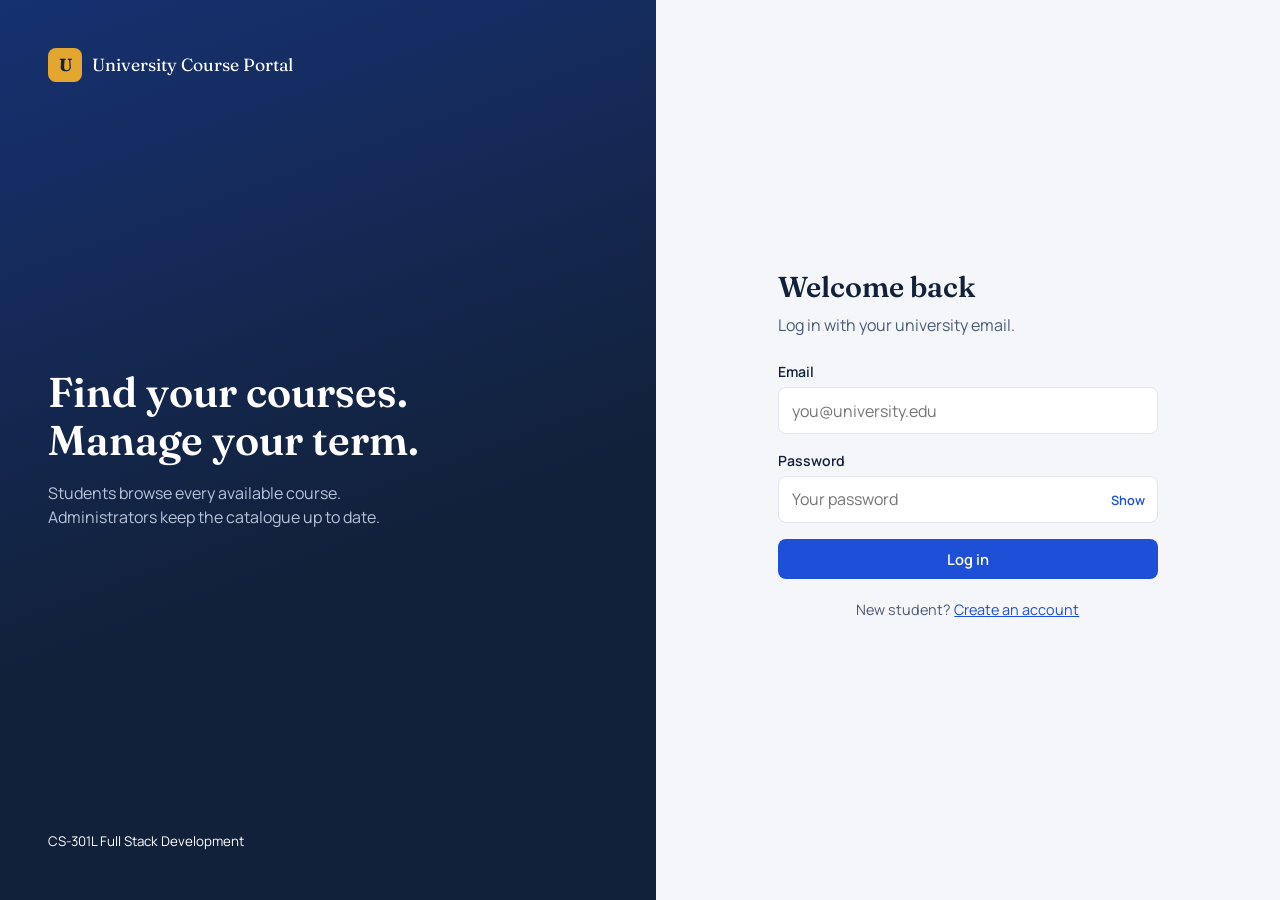
<file: Frontend/index.html>
<!DOCTYPE html>
<html lang="en">
<head>
  <meta charset="UTF-8"><meta name="viewport" content="width=device-width,initial-scale=1">
  <title>Log in | University Course Portal</title>
  <link rel="preconnect" href="https://fonts.googleapis.com"><link rel="preconnect" href="https://fonts.gstatic.com" crossorigin>
  <link href="https://fonts.googleapis.com/css2?family=Fraunces:wght@600&family=Manrope:wght@400;600;800&display=swap" rel="stylesheet">
  <link rel="stylesheet" href="./css/styles.css">
</head>
<body>
<div class="auth">
  <aside class="auth-side">
    <div class="brand-mark"><b>U</b> University Course Portal</div>
    <div><h1>Find your courses. Manage your term.</h1><p>Students browse every available course. Administrators keep the catalogue up to date.</p></div>
    <small>CS-301L Full Stack Development</small>
  </aside>
  <main class="auth-main">
    <div class="auth-box">
      <h2>Welcome back</h2>
      <p class="sub">Log in with your university email.</p>
      <div id="msg" class="alert" role="alert"></div>
      <form id="loginForm" novalidate>
        <label class="field"><span>Email</span><input class="input" type="email" id="email" autocomplete="email" placeholder="you@university.edu"></label>
        <label class="field"><span>Password</span>
          <div class="pw-wrap"><input class="input" type="password" id="password" autocomplete="current-password" placeholder="Your password"><button type="button" class="pw-toggle">Show</button></div>
        </label>
        <button class="btn" id="loginBtn" type="submit">Log in</button>
      </form>
      <p class="swap">New student? <a href="register.html">Create an account</a></p>
    </div>
  </main>
</div>
<script src="https://code.jquery.com/jquery-3.7.1.min.js"></script>
<script src="js/api.js"></script>
<script src="js/login.js"></script>
</body>
</html>
</file>
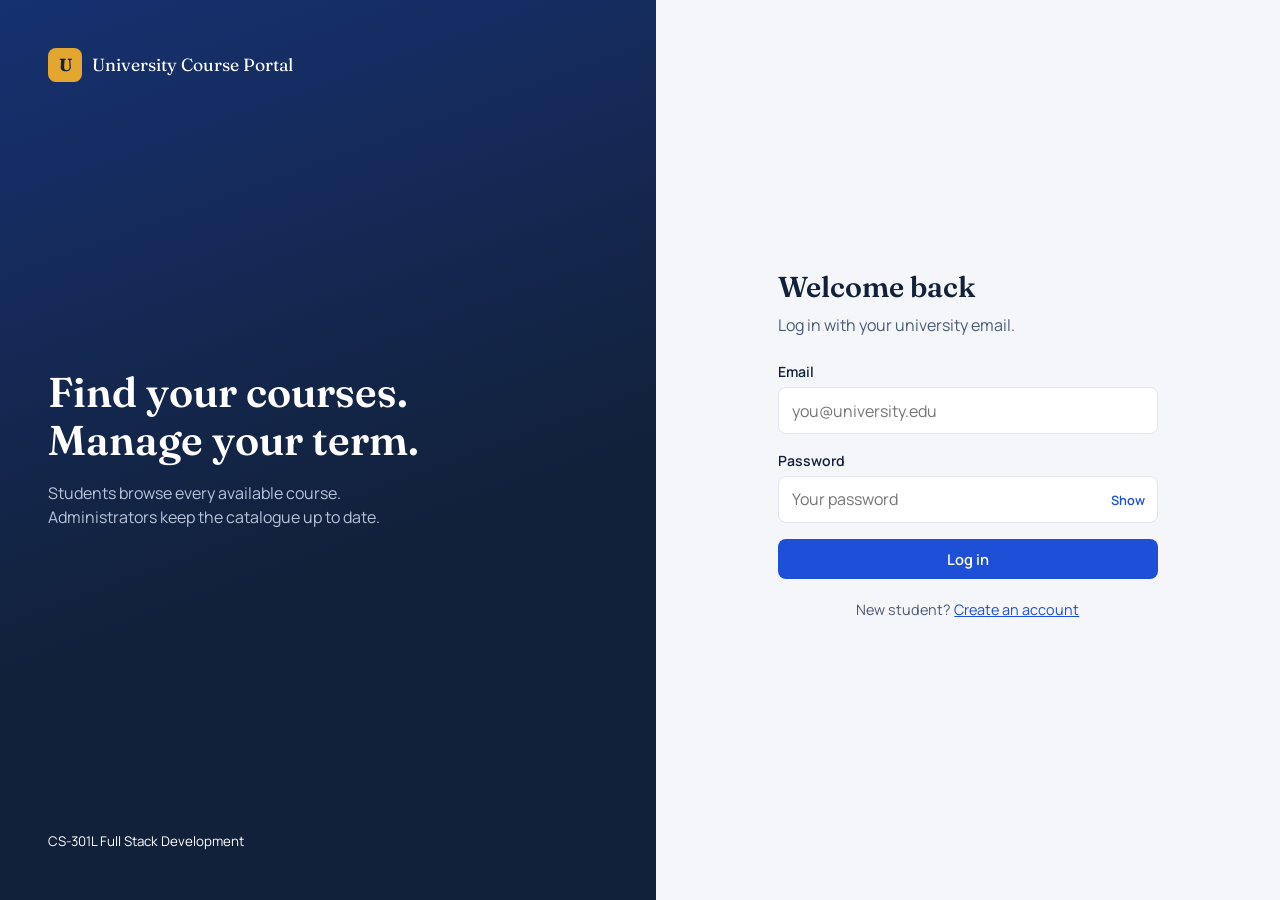
<file: Frontend/admin.html>
<!DOCTYPE html>
<html lang="en">
<head>
  <meta charset="UTF-8"><meta name="viewport" content="width=device-width,initial-scale=1">
  <title>Admin Dashboard | University Course Portal</title>
  <link rel="preconnect" href="https://fonts.googleapis.com"><link rel="preconnect" href="https://fonts.gstatic.com" crossorigin>
  <link href="https://fonts.googleapis.com/css2?family=Fraunces:wght@600&family=Manrope:wght@400;600;800&display=swap" rel="stylesheet">
  <link rel="stylesheet" href="./css/styles.css">
</head>
<body>
<header class="topbar">
  <div class="brand-mark"><b>U</b> Course Portal &middot; Admin</div>
  <div class="who"><span id="userAvatar" class="avatar"></span><span id="userName"></span><button class="btn ghost small" id="logoutBtn" style="color:#fff;border-color:#4b5a73">Log out</button></div>
</header>
<main class="container">
  <div class="page-head">
    <div><h1>Course catalogue</h1><p>Add, update and remove the courses students can see.</p></div>
    <button class="btn" id="addBtn">Add course</button>
  </div>
  <section class="stats" aria-label="Summary">
    <div><strong id="statCourses">-</strong><span>Courses</span></div>
    <div><strong id="statCredits">-</strong><span>Total credit hours</span></div>
    <div><strong id="statInstructors">-</strong><span>Instructors</span></div>
  </section>
  <div class="toolbar"><input class="input" type="search" id="search" placeholder="Search by code, title or instructor" aria-label="Search courses"></div>
  <div class="table-wrap">
    <table>
      <thead><tr><th>Code</th><th>Title</th><th>Credits</th><th>Instructor</th><th></th></tr></thead>
      <tbody id="courseBody"></tbody>
    </table>
  </div>
</main>

<dialog id="courseDialog">
  <h3 id="dialogTitle">Add course</h3>
  <div id="formMsg" class="alert err" role="alert"></div>
  <form id="courseForm" novalidate>
    <input type="hidden" id="courseId">
    <div class="row">
      <label class="field"><span>Course code</span><input class="input" id="course_code" placeholder="CS-401" maxlength="20"></label>
      <label class="field"><span>Credit hours</span><input class="input" type="number" id="credit_hours" min="1" max="6" value="3"></label>
    </div>
    <label class="field"><span>Title</span><input class="input" id="title" maxlength="150"></label>
    <label class="field"><span>Instructor</span><input class="input" id="instructor" maxlength="100"></label>
    <label class="field"><span>Description</span><textarea id="description" rows="3"></textarea></label>
    <div class="dialog-actions">
      <button type="button" class="btn ghost" id="cancelBtn">Cancel</button>
      <button type="submit" class="btn" id="saveBtn">Save course</button>
    </div>
  </form>
</dialog>

<dialog id="deleteDialog">
  <h3>Delete this course?</h3>
  <p id="deleteText"></p>
  <div class="dialog-actions">
    <button class="btn ghost" id="deleteCancel">Keep course</button>
    <button class="btn danger" id="deleteConfirm">Delete course</button>
  </div>
</dialog>

<script src="https://code.jquery.com/jquery-3.7.1.min.js"></script>
<script src="js/api.js"></script>
<script src="js/admin.js"></script>
</body>
</html>
</file>
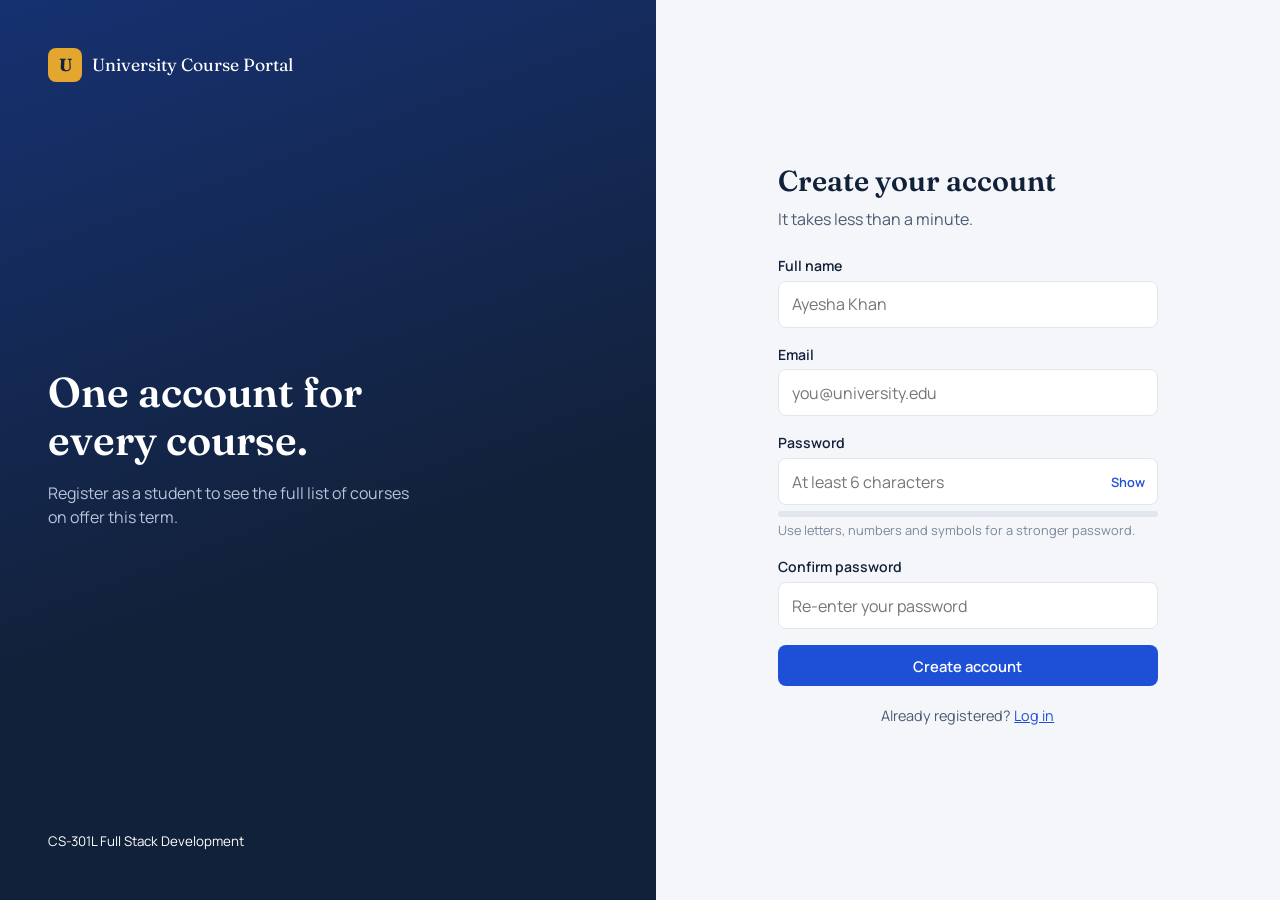
<file: Frontend/register.html>
<!DOCTYPE html>
<html lang="en">
<head>
  <meta charset="UTF-8"><meta name="viewport" content="width=device-width,initial-scale=1">
  <title>Register | University Course Portal</title>
  <link rel="preconnect" href="https://fonts.googleapis.com"><link rel="preconnect" href="https://fonts.gstatic.com" crossorigin>
  <link href="https://fonts.googleapis.com/css2?family=Fraunces:wght@600&family=Manrope:wght@400;600;800&display=swap" rel="stylesheet">
  <link rel="stylesheet" href="./css/styles.css">
</head>
<body>
<div class="auth">
  <aside class="auth-side">
    <div class="brand-mark"><b>U</b> University Course Portal</div>
    <div><h1>One account for every course.</h1><p>Register as a student to see the full list of courses on offer this term.</p></div>
    <small>CS-301L Full Stack Development</small>
  </aside>
  <main class="auth-main">
    <div class="auth-box">
      <h2>Create your account</h2>
      <p class="sub">It takes less than a minute.</p>
      <div id="msg" class="alert" role="alert"></div>
      <form id="regForm" novalidate>
        <label class="field"><span>Full name</span><input class="input" type="text" id="fullName" autocomplete="name" placeholder="Ayesha Khan"></label>
        <label class="field"><span>Email</span><input class="input" type="email" id="email" autocomplete="email" placeholder="you@university.edu"></label>
        <label class="field"><span>Password</span>
          <div class="pw-wrap"><input class="input" type="password" id="password" autocomplete="new-password" placeholder="At least 6 characters"><button type="button" class="pw-toggle">Show</button></div>
          <div class="meter"><i id="meterBar"></i></div><div class="hint" id="meterText">Use letters, numbers and symbols for a stronger password.</div>
        </label>
        <label class="field"><span>Confirm password</span><input class="input" type="password" id="confirm" autocomplete="new-password" placeholder="Re-enter your password"></label>
        <button class="btn" id="regBtn" type="submit">Create account</button>
      </form>
      <p class="swap">Already registered? <a href="index.html">Log in</a></p>
    </div>
  </main>
</div>
<script src="https://code.jquery.com/jquery-3.7.1.min.js"></script>
<script src="js/api.js"></script>
<script src="js/register.js"></script>
</body>
</html>
</file>
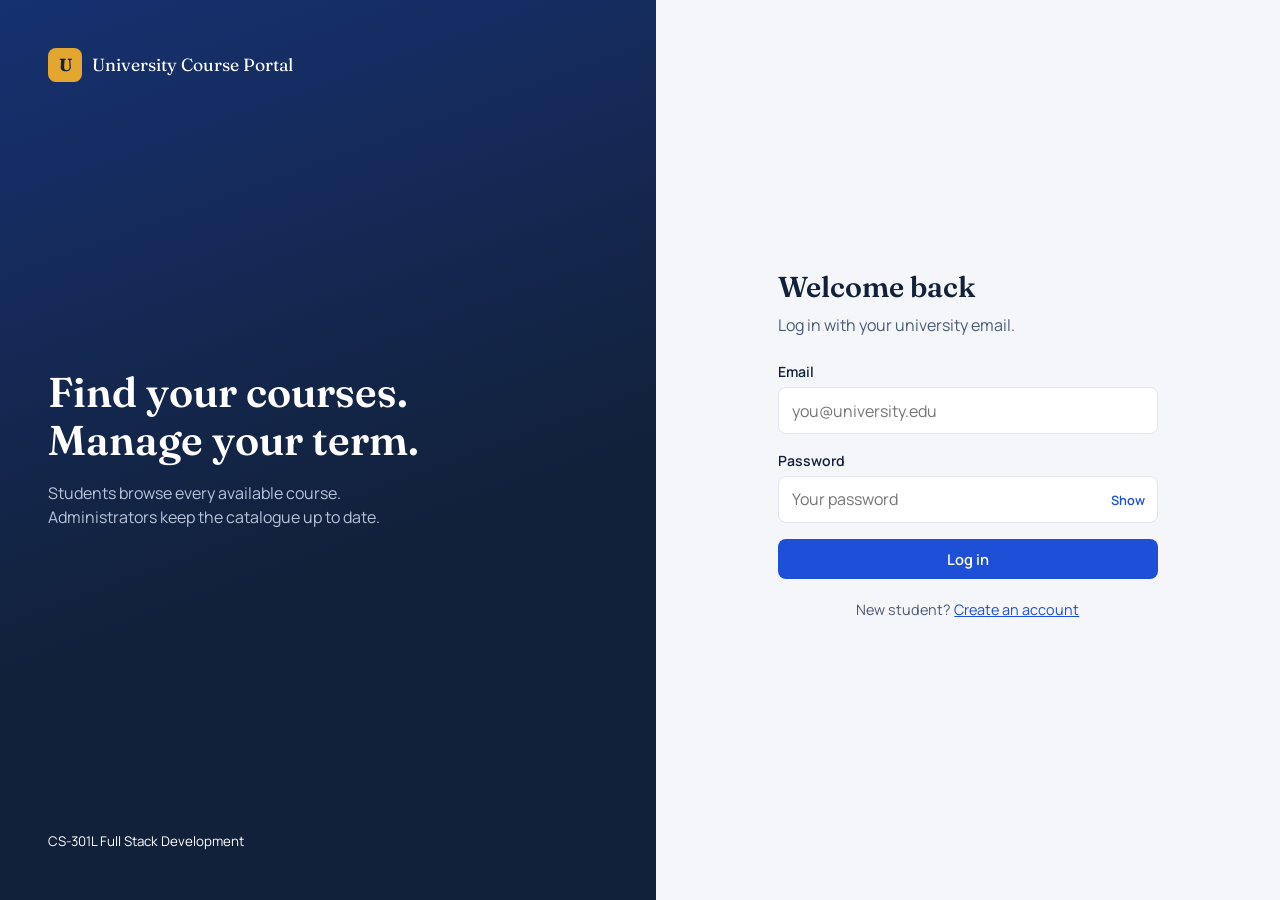
<file: Frontend/student.html>
<!DOCTYPE html>
<html lang="en">
<head>
  <meta charset="UTF-8"><meta name="viewport" content="width=device-width,initial-scale=1">
  <title>Student Dashboard | University Course Portal</title>
  <link rel="preconnect" href="https://fonts.googleapis.com"><link rel="preconnect" href="https://fonts.gstatic.com" crossorigin>
  <link href="https://fonts.googleapis.com/css2?family=Fraunces:wght@600&family=Manrope:wght@400;600;800&display=swap" rel="stylesheet">
  <link rel="stylesheet" href="./css/styles.css">
</head>
<body>
<header class="topbar">
  <div class="brand-mark"><b>U</b> Course Portal</div>
  <div class="who"><span id="userAvatar" class="avatar"></span><span id="userName"></span><button class="btn ghost small" id="logoutBtn" style="color:#fff;border-color:#4b5a73">Log out</button></div>
</header>
<main class="container">
  <div class="page-head">
    <div><h1 id="welcome">Your dashboard</h1><p id="email"></p></div>
  </div>
  <section class="stats" aria-label="Summary">
    <div><strong id="statCourses">-</strong><span>Courses available</span></div>
    <div><strong id="statCredits">-</strong><span>Total credit hours</span></div>
    <div><strong id="statInstructors">-</strong><span>Instructors</span></div>
  </section>
  <div class="toolbar">
    <input class="input" type="search" id="search" placeholder="Search by code, title or instructor" aria-label="Search courses">
    <select id="sort" aria-label="Sort courses">
      <option value="code">Sort by code</option><option value="title">Sort by title</option><option value="credits">Most credit hours</option>
    </select>
  </div>
  <section class="grid" id="courseGrid" aria-live="polite"></section>
</main>
<script src="https://code.jquery.com/jquery-3.7.1.min.js"></script>
<script src="js/api.js"></script>
<script src="js/student.js"></script>
</body>
</html>
</file>
<file: Frontend/css/styles.css>
:root{
  --ink:#12213a; --ink-2:#4b5a73; --muted:#7a879b;
  --paper:#f4f6fa; --surface:#fff; --line:#e1e6ef;
  --brand:#1d4fd7; --brand-dark:#123aa8; --brand-soft:#e8eefc;
  --gold:#e3a72f; --ok:#16794c; --ok-soft:#e3f5ec; --err:#b42318; --err-soft:#fdeceb;
  --radius:10px; --font:'Manrope',system-ui,sans-serif; --serif:'Fraunces',Georgia,serif;
}
*{box-sizing:border-box}
body{margin:0;font-family:var(--font);color:var(--ink);background:var(--paper);line-height:1.5}
h1,h2,h3{font-family:var(--serif);font-weight:600;margin:0}
a{color:var(--brand)}
:focus-visible{outline:3px solid var(--gold);outline-offset:2px}
.hidden{display:none!important}

/* buttons & inputs */
.btn{font:600 .92rem var(--font);padding:.65rem 1.1rem;border:0;border-radius:8px;background:var(--brand);color:#fff;cursor:pointer;transition:background .15s,transform .1s}
.btn:hover{background:var(--brand-dark)} .btn:active{transform:scale(.98)}
.btn:disabled{opacity:.65;cursor:wait}
.btn.ghost{background:transparent;color:var(--ink);border:1px solid var(--line)}
.btn.ghost:hover{background:var(--paper)}
.btn.danger{background:var(--err)} .btn.danger:hover{background:#8f1c12}
.btn.small{padding:.4rem .75rem;font-size:.82rem}
.field{display:block;margin-bottom:1rem}
.field>span{display:block;font-weight:600;font-size:.88rem;margin-bottom:.3rem}
.input,select,textarea{width:100%;font:inherit;padding:.65rem .8rem;border:1px solid var(--line);border-radius:8px;background:#fff;color:var(--ink)}
.input:focus,select:focus,textarea:focus{border-color:var(--brand);outline:3px solid var(--brand-soft)}
.pw-wrap{position:relative} .pw-wrap .input{padding-right:4.2rem}
.pw-toggle{position:absolute;right:.4rem;top:50%;transform:translateY(-50%);background:none;border:0;color:var(--brand);font:600 .8rem var(--font);cursor:pointer;padding:.4rem}
.alert{padding:.7rem .9rem;border-radius:8px;font-size:.9rem;margin-bottom:1rem;display:none}
.alert.show{display:block} .alert.err{background:var(--err-soft);color:var(--err)} .alert.ok{background:var(--ok-soft);color:var(--ok)}
.meter{height:6px;background:var(--line);border-radius:4px;overflow:hidden;margin-top:.4rem}
.meter i{display:block;height:100%;width:0;transition:width .25s,background .25s}
.hint{font-size:.8rem;color:var(--muted);margin-top:.25rem}

/* auth layout */
.auth{display:grid;grid-template-columns:1.05fr 1fr;min-height:100vh}
.auth-side{background:var(--ink);color:#fff;padding:3rem;display:flex;flex-direction:column;justify-content:space-between;
  background-image:linear-gradient(160deg,rgba(29,79,215,.35),transparent 60%)}
.auth-side h1{font-size:2.6rem;line-height:1.15;max-width:14ch}
.auth-side p{color:#b8c4da;max-width:38ch}
.brand-mark{font-family:var(--serif);font-size:1.1rem;display:flex;align-items:center;gap:.6rem}
.brand-mark b{width:34px;height:34px;border-radius:8px;background:var(--gold);color:var(--ink);display:grid;place-items:center}
.auth-main{display:grid;place-items:center;padding:2rem}
.auth-box{width:100%;max-width:380px}
.auth-box h2{font-size:1.8rem;margin-bottom:.3rem}
.auth-box .sub{color:var(--ink-2);margin:0 0 1.5rem}
.auth-box .btn{width:100%}
.swap{margin-top:1.2rem;text-align:center;font-size:.9rem;color:var(--ink-2)}

/* app shell */
.topbar{background:var(--ink);color:#fff;display:flex;justify-content:space-between;align-items:center;padding:.8rem 2rem;position:sticky;top:0;z-index:5}
.topbar .who{display:flex;align-items:center;gap:.8rem;font-size:.9rem}
.avatar{width:36px;height:36px;border-radius:50%;background:var(--gold);color:var(--ink);font-weight:800;display:grid;place-items:center}
.container{max-width:1040px;margin:0 auto;padding:2rem 1.2rem 4rem}
.page-head{display:flex;justify-content:space-between;align-items:flex-end;gap:1rem;flex-wrap:wrap;margin-bottom:1.4rem}
.page-head h1{font-size:2rem} .page-head p{margin:.2rem 0 0;color:var(--ink-2)}
.stats{display:flex;background:var(--surface);border:1px solid var(--line);border-radius:var(--radius);margin-bottom:1.4rem}
.stats div{flex:1;padding:1rem 1.3rem;border-right:1px solid var(--line)} .stats div:last-child{border:0}
.stats strong{font:600 1.7rem var(--serif);display:block} .stats span{color:var(--muted);font-size:.85rem}
.toolbar{display:flex;gap:.7rem;margin-bottom:1rem;flex-wrap:wrap}
.toolbar .input{flex:1;min-width:200px} .toolbar select{width:auto}

/* student course grid */
.grid{display:grid;grid-template-columns:repeat(auto-fill,minmax(290px,1fr));gap:1rem}
.course{background:var(--surface);border:1px solid var(--line);border-left:5px solid var(--brand);border-radius:var(--radius);padding:1.1rem 1.2rem}
.course .code{font-weight:800;color:var(--brand);font-size:.85rem}
.course h3{font-size:1.15rem;margin:.15rem 0 .5rem}
.course p{color:var(--ink-2);font-size:.9rem;margin:0 0 .8rem;min-height:2.6em}
.course .meta{display:flex;justify-content:space-between;font-size:.82rem;color:var(--muted)}
.badge{background:var(--brand-soft);color:var(--brand-dark);font-weight:700;font-size:.78rem;padding:.15rem .6rem;border-radius:99px}

/* admin table */
.table-wrap{background:var(--surface);border:1px solid var(--line);border-radius:var(--radius);overflow-x:auto}
table{width:100%;border-collapse:collapse;min-width:640px}
th,td{padding:.75rem 1rem;text-align:left;border-bottom:1px solid var(--line);font-size:.92rem}
th{background:#f8f9fc;color:var(--ink-2);font-weight:700;font-size:.82rem}
tr:last-child td{border-bottom:0} tbody tr:hover{background:#fafbfe}
td.actions{white-space:nowrap;text-align:right} td.actions .btn{margin-left:.35rem}

/* states */
.empty{text-align:center;padding:3rem 1rem;color:var(--ink-2);grid-column:1/-1}
.empty h3{margin-bottom:.3rem;color:var(--ink)}
.skeleton{height:150px;border-radius:var(--radius);background:linear-gradient(90deg,#e9edf5 25%,#f6f8fc 50%,#e9edf5 75%);background-size:200% 100%;animation:sh 1.2s infinite}
@keyframes sh{to{background-position:-200% 0}}

/* dialog */
dialog{border:0;border-radius:14px;padding:1.6rem;width:min(480px,92vw);box-shadow:0 20px 60px rgba(18,33,58,.3)}
dialog::backdrop{background:rgba(18,33,58,.55)}
dialog h3{font-size:1.4rem;margin-bottom:1rem}
.row{display:grid;grid-template-columns:1fr 1fr;gap:.8rem}
.dialog-actions{display:flex;justify-content:flex-end;gap:.6rem;margin-top:1rem}

/* toasts */
#toasts{position:fixed;right:1rem;bottom:1rem;display:flex;flex-direction:column;gap:.5rem;z-index:50}
.toast{background:var(--ink);color:#fff;padding:.75rem 1rem;border-radius:8px;font-size:.9rem;box-shadow:0 8px 24px rgba(0,0,0,.25);border-left:4px solid var(--gold);animation:in .2s}
.toast.ok{border-color:#3ecf8e} .toast.err{border-color:#ff6b5e}
@keyframes in{from{opacity:0;transform:translateY(8px)}}

@media(max-width:780px){
  .auth{grid-template-columns:1fr} .auth-side{display:none}
  .topbar{padding:.8rem 1rem} .stats{flex-direction:column} .stats div{border-right:0;border-bottom:1px solid var(--line)}
  .row{grid-template-columns:1fr}
}
@media(prefers-reduced-motion:reduce){*{animation:none!important;transition:none!important}}
</file>
